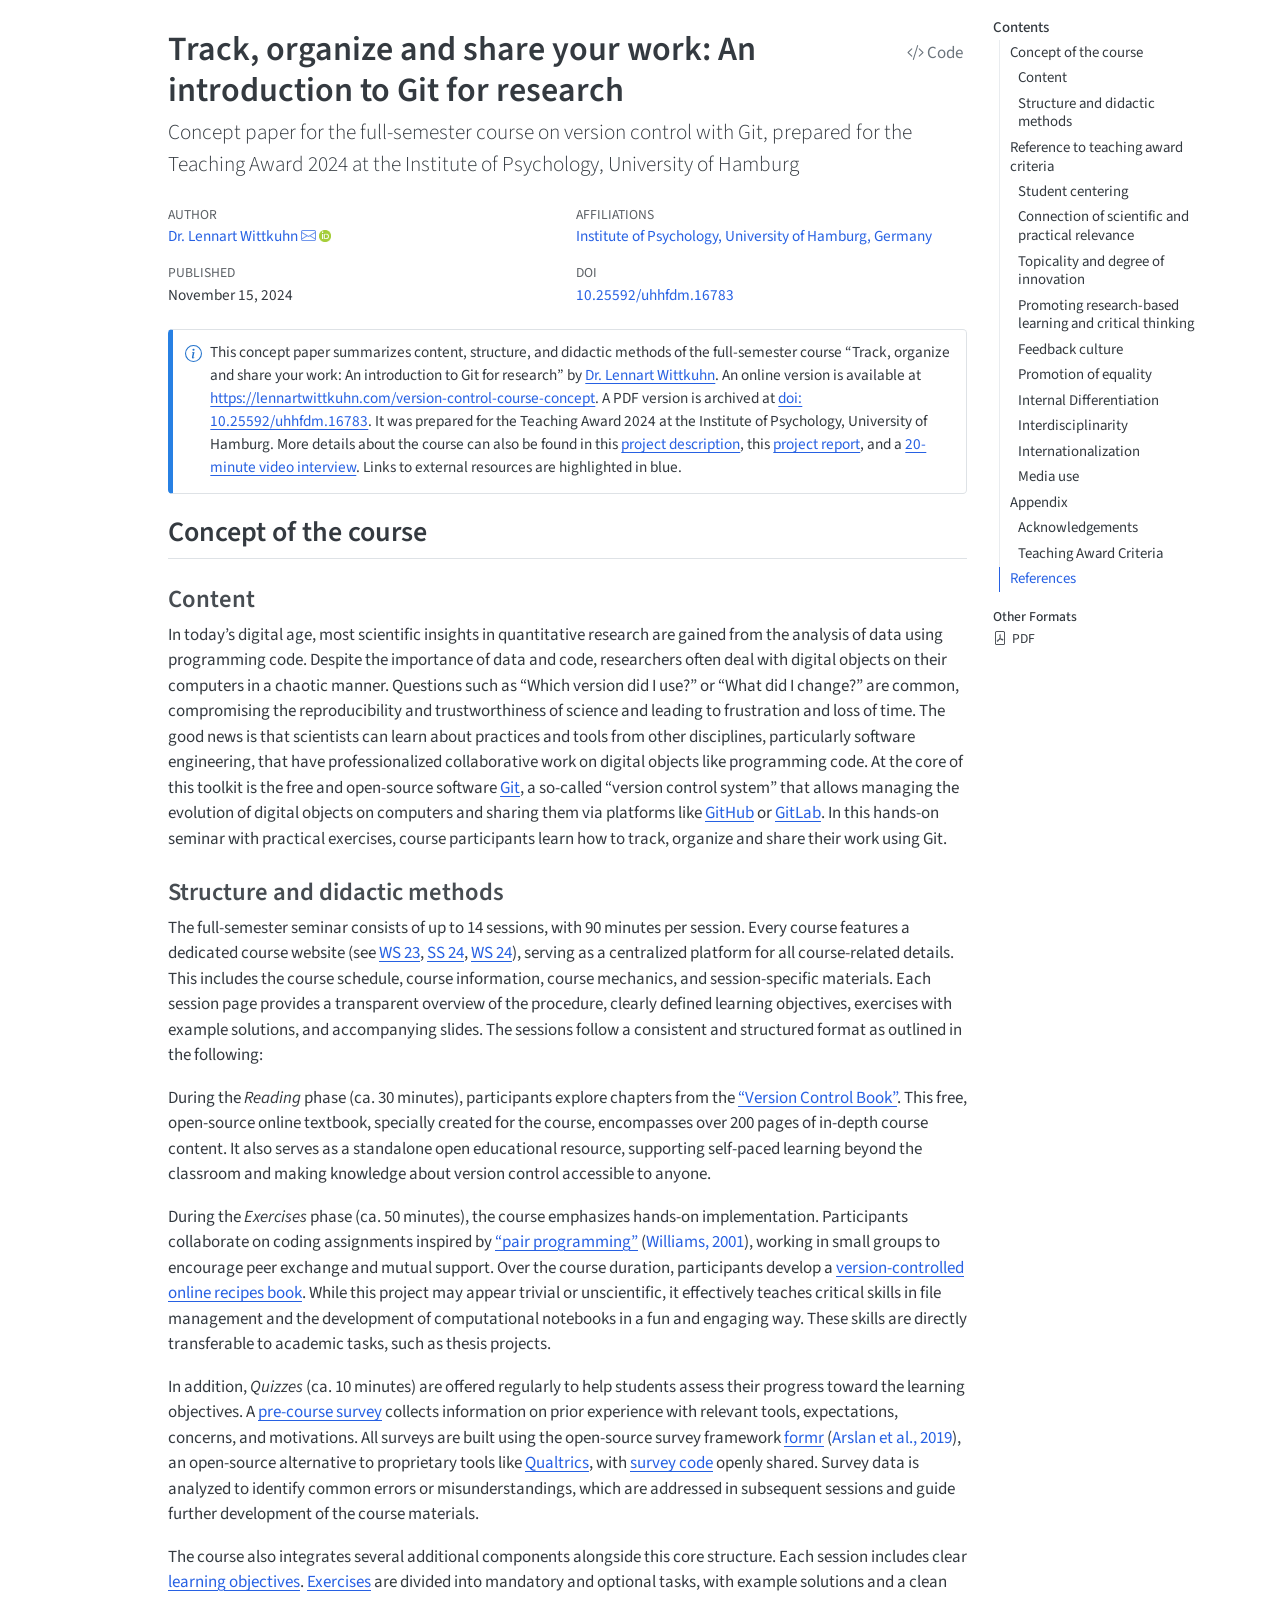
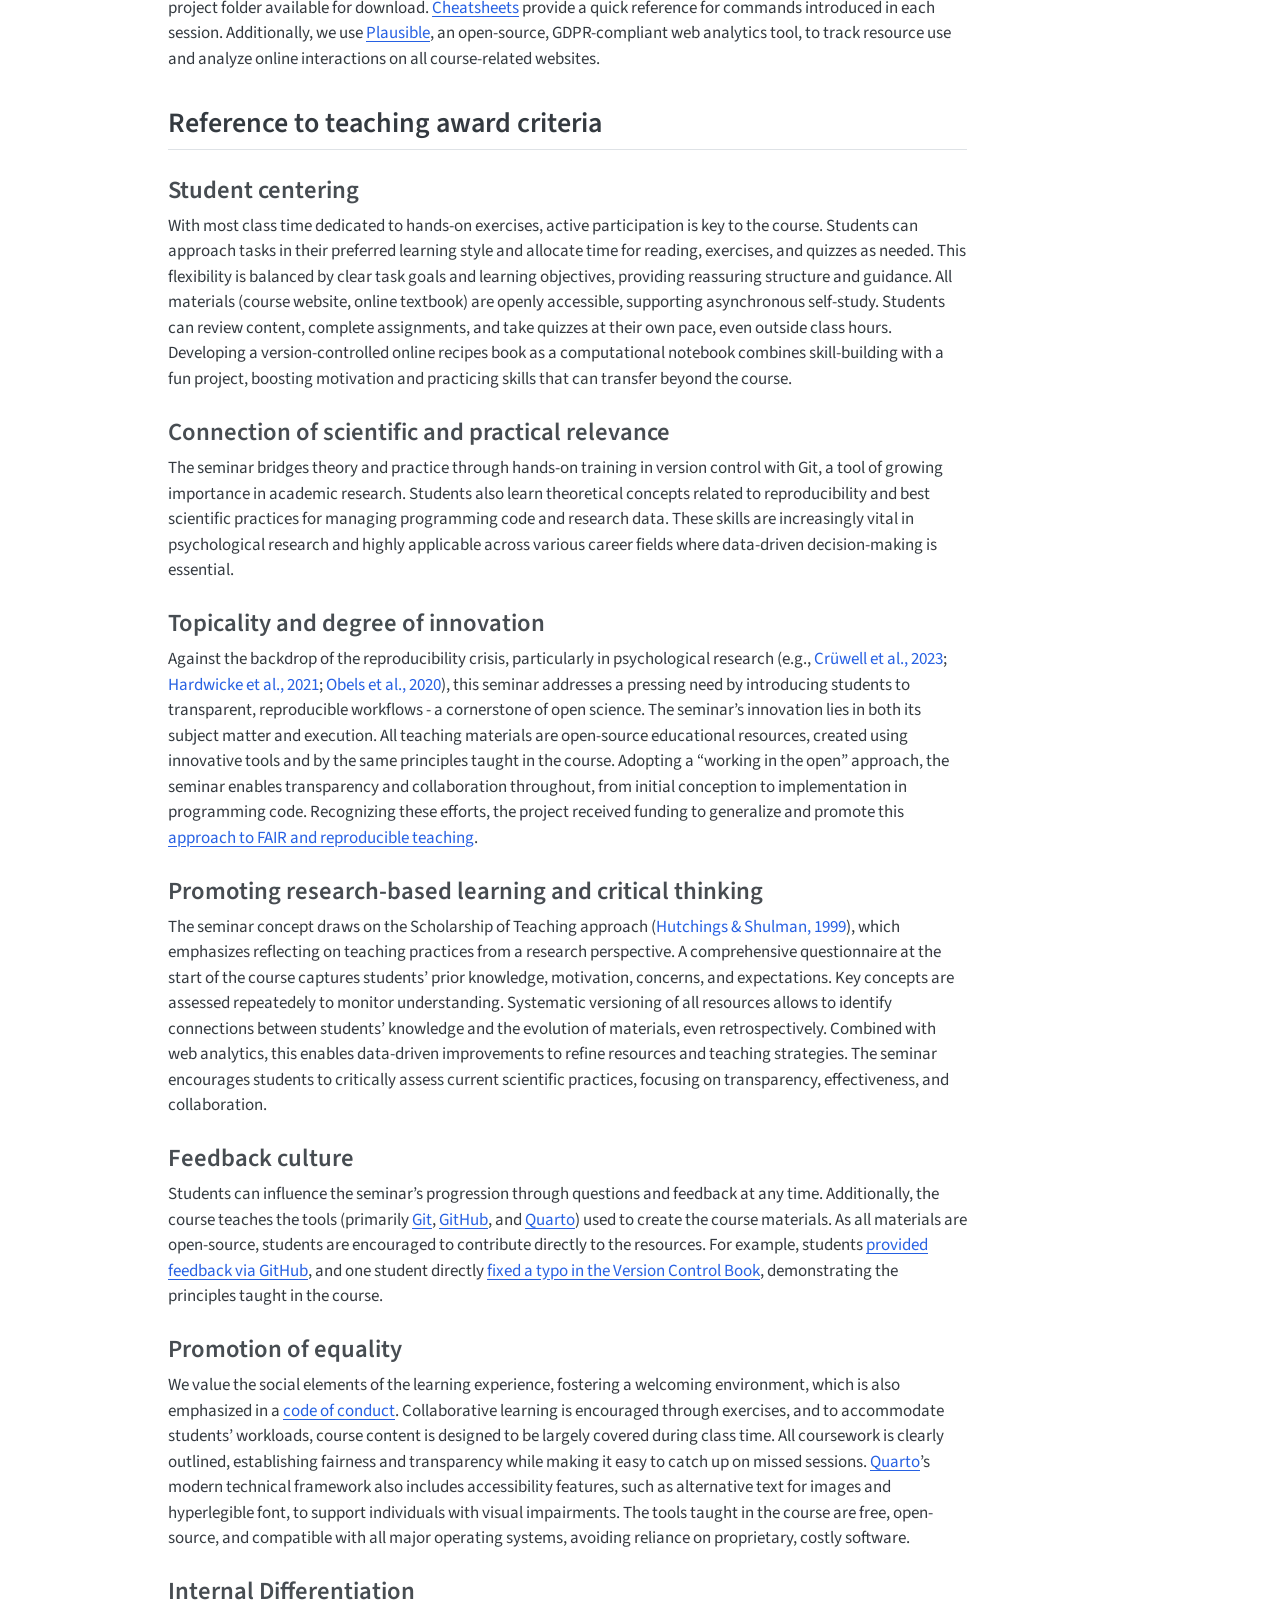
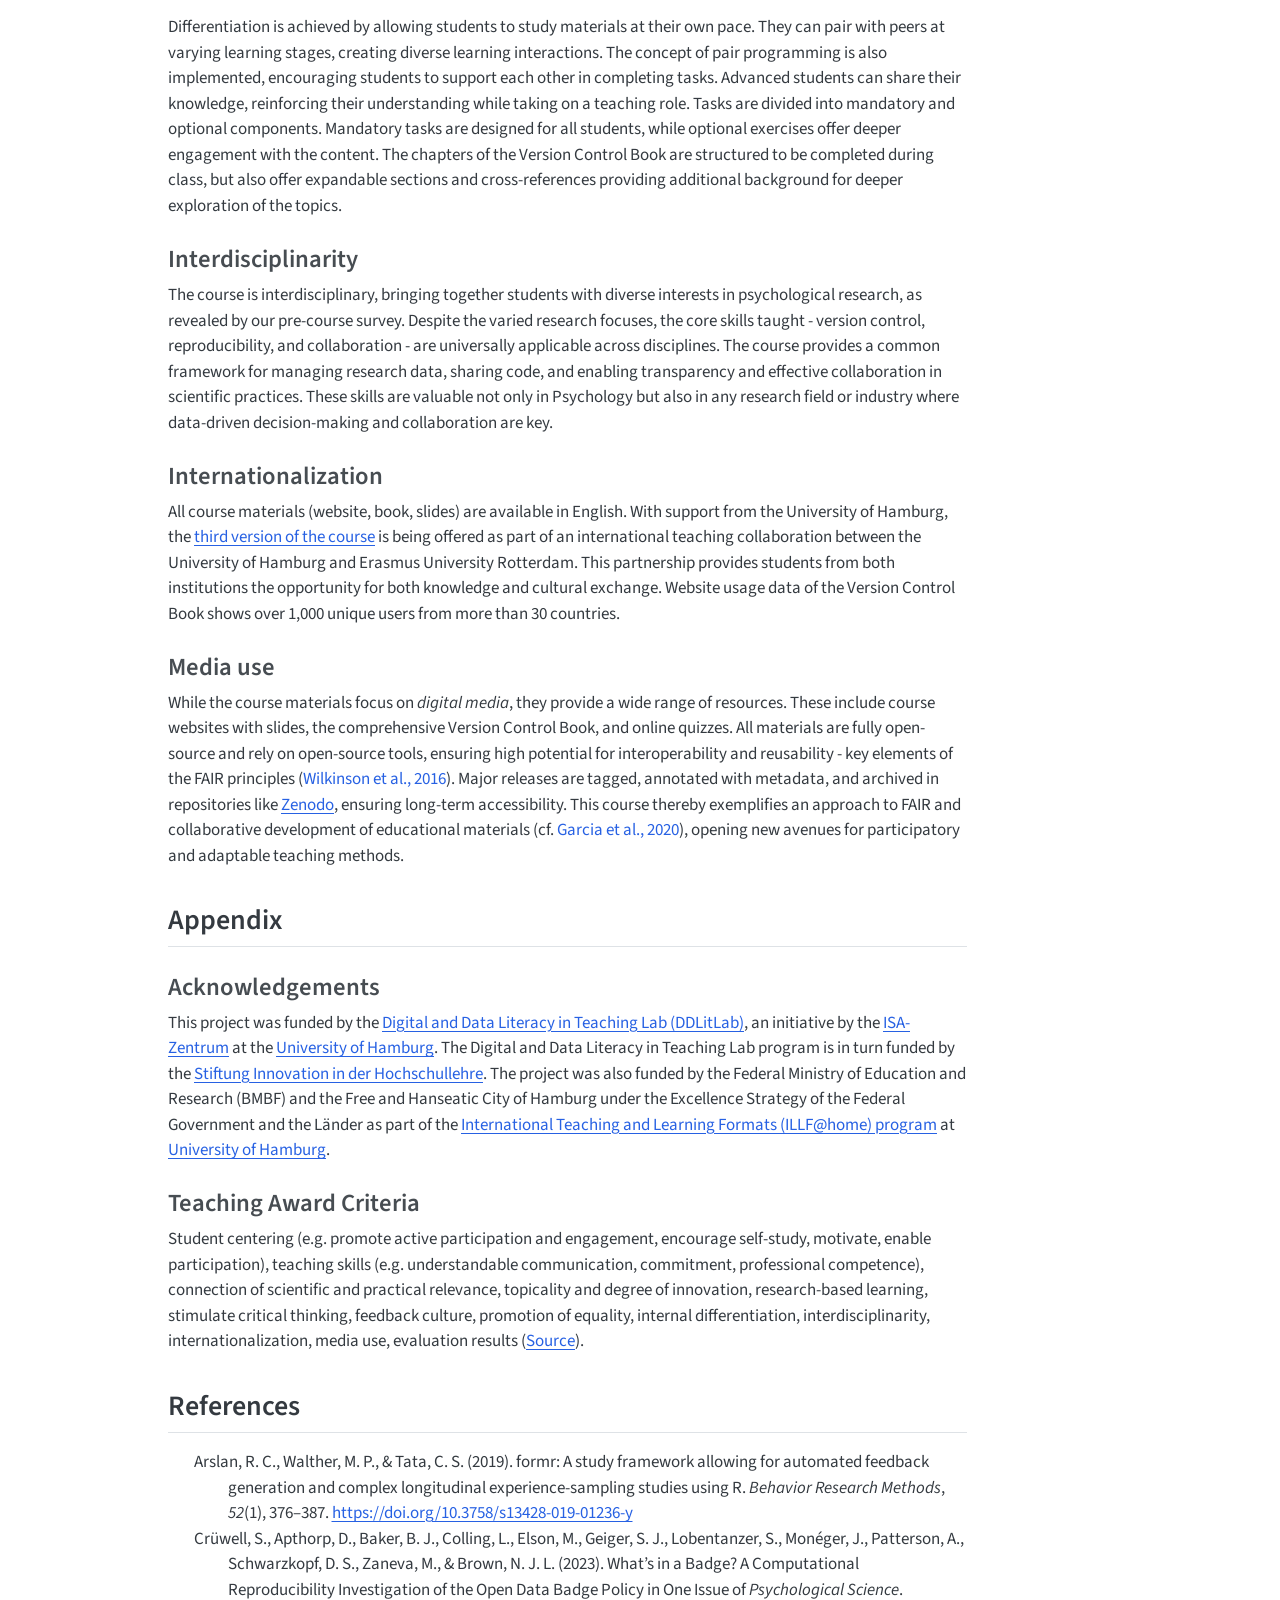
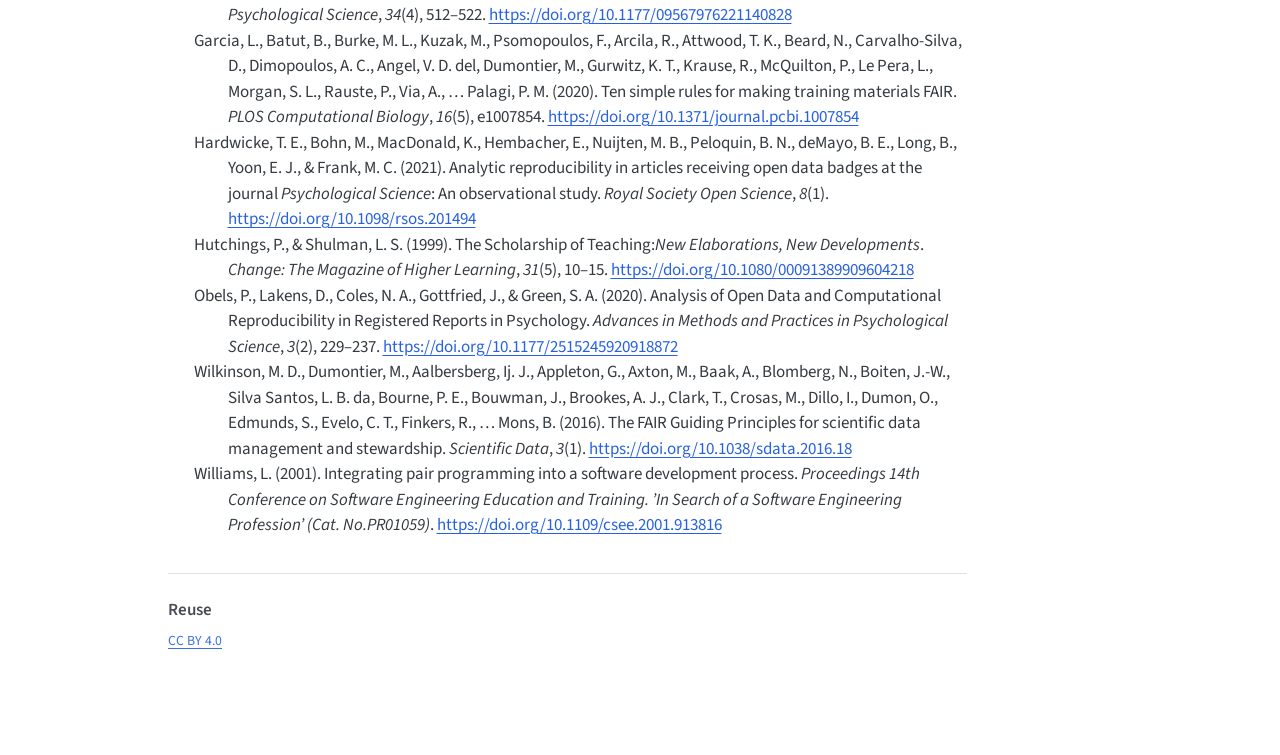
<file: index.html>
<!DOCTYPE html>
<html xmlns="http://www.w3.org/1999/xhtml" lang="en" xml:lang="en"><head>

<meta charset="utf-8">
<meta name="generator" content="quarto-1.6.40">

<meta name="viewport" content="width=device-width, initial-scale=1.0, user-scalable=yes">

<meta name="author" content="Dr.&nbsp;Lennart Wittkuhn">
<meta name="dcterms.date" content="2024-11-15">

<title>Track, organize and share your work: An introduction to Git for research</title>
<style>
code{white-space: pre-wrap;}
span.smallcaps{font-variant: small-caps;}
div.columns{display: flex; gap: min(4vw, 1.5em);}
div.column{flex: auto; overflow-x: auto;}
div.hanging-indent{margin-left: 1.5em; text-indent: -1.5em;}
ul.task-list{list-style: none;}
ul.task-list li input[type="checkbox"] {
  width: 0.8em;
  margin: 0 0.8em 0.2em -1em; /* quarto-specific, see https://github.com/quarto-dev/quarto-cli/issues/4556 */ 
  vertical-align: middle;
}
/* CSS for citations */
div.csl-bib-body { }
div.csl-entry {
  clear: both;
  margin-bottom: 0em;
}
.hanging-indent div.csl-entry {
  margin-left:2em;
  text-indent:-2em;
}
div.csl-left-margin {
  min-width:2em;
  float:left;
}
div.csl-right-inline {
  margin-left:2em;
  padding-left:1em;
}
div.csl-indent {
  margin-left: 2em;
}</style>


<script src="site_libs/quarto-nav/quarto-nav.js"></script>
<script src="site_libs/clipboard/clipboard.min.js"></script>
<script src="site_libs/quarto-search/autocomplete.umd.js"></script>
<script src="site_libs/quarto-search/fuse.min.js"></script>
<script src="site_libs/quarto-search/quarto-search.js"></script>
<meta name="quarto:offset" content="./">
<script src="site_libs/quarto-html/quarto.js"></script>
<script src="site_libs/quarto-html/popper.min.js"></script>
<script src="site_libs/quarto-html/tippy.umd.min.js"></script>
<script src="site_libs/quarto-html/anchor.min.js"></script>
<link href="site_libs/quarto-html/tippy.css" rel="stylesheet">
<link href="site_libs/quarto-html/quarto-syntax-highlighting-9e228d6d4d66c12a9d11739da31c2b1c.css" rel="stylesheet" id="quarto-text-highlighting-styles">
<script src="site_libs/bootstrap/bootstrap.min.js"></script>
<link href="site_libs/bootstrap/bootstrap-icons.css" rel="stylesheet">
<link href="site_libs/bootstrap/bootstrap-7fb61b21474f6549c5007a5200c2bc35.min.css" rel="stylesheet" append-hash="true" id="quarto-bootstrap" data-mode="light">
<script id="quarto-search-options" type="application/json">{
  "location": "sidebar",
  "copy-button": false,
  "collapse-after": 3,
  "panel-placement": "start",
  "type": "textbox",
  "limit": 50,
  "keyboard-shortcut": [
    "f",
    "/",
    "s"
  ],
  "show-item-context": false,
  "language": {
    "search-no-results-text": "No results",
    "search-matching-documents-text": "matching documents",
    "search-copy-link-title": "Copy link to search",
    "search-hide-matches-text": "Hide additional matches",
    "search-more-match-text": "more match in this document",
    "search-more-matches-text": "more matches in this document",
    "search-clear-button-title": "Clear",
    "search-text-placeholder": "",
    "search-detached-cancel-button-title": "Cancel",
    "search-submit-button-title": "Submit",
    "search-label": "Search"
  }
}</script>
<style>html{ scroll-behavior: smooth; }</style>


</head>

<body>

<div id="quarto-search-results"></div>
<!-- content -->
<div id="quarto-content" class="quarto-container page-columns page-rows-contents page-layout-article">
<!-- sidebar -->
<!-- margin-sidebar -->
    <div id="quarto-margin-sidebar" class="sidebar margin-sidebar">
        <nav id="TOC" role="doc-toc" class="toc-active" data-toc-expanded="99">
    <h2 id="toc-title">Contents</h2>
   
  <ul>
  <li><a href="#concept-of-the-course" id="toc-concept-of-the-course" class="nav-link active" data-scroll-target="#concept-of-the-course">Concept of the course</a>
  <ul class="collapse">
  <li><a href="#content" id="toc-content" class="nav-link" data-scroll-target="#content">Content</a></li>
  <li><a href="#structure-and-didactic-methods" id="toc-structure-and-didactic-methods" class="nav-link" data-scroll-target="#structure-and-didactic-methods">Structure and didactic methods</a></li>
  </ul></li>
  <li><a href="#reference-to-teaching-award-criteria" id="toc-reference-to-teaching-award-criteria" class="nav-link" data-scroll-target="#reference-to-teaching-award-criteria">Reference to teaching award criteria</a>
  <ul class="collapse">
  <li><a href="#student-centering" id="toc-student-centering" class="nav-link" data-scroll-target="#student-centering">Student centering</a></li>
  <li><a href="#connection-of-scientific-and-practical-relevance" id="toc-connection-of-scientific-and-practical-relevance" class="nav-link" data-scroll-target="#connection-of-scientific-and-practical-relevance">Connection of scientific and practical relevance</a></li>
  <li><a href="#topicality-and-degree-of-innovation" id="toc-topicality-and-degree-of-innovation" class="nav-link" data-scroll-target="#topicality-and-degree-of-innovation">Topicality and degree of innovation</a></li>
  <li><a href="#promoting-research-based-learning-and-critical-thinking" id="toc-promoting-research-based-learning-and-critical-thinking" class="nav-link" data-scroll-target="#promoting-research-based-learning-and-critical-thinking">Promoting research-based learning and critical thinking</a></li>
  <li><a href="#feedback-culture" id="toc-feedback-culture" class="nav-link" data-scroll-target="#feedback-culture">Feedback culture</a></li>
  <li><a href="#promotion-of-equality" id="toc-promotion-of-equality" class="nav-link" data-scroll-target="#promotion-of-equality">Promotion of equality</a></li>
  <li><a href="#internal-differentiation" id="toc-internal-differentiation" class="nav-link" data-scroll-target="#internal-differentiation">Internal Differentiation</a></li>
  <li><a href="#interdisciplinarity" id="toc-interdisciplinarity" class="nav-link" data-scroll-target="#interdisciplinarity">Interdisciplinarity</a></li>
  <li><a href="#internationalization" id="toc-internationalization" class="nav-link" data-scroll-target="#internationalization">Internationalization</a></li>
  <li><a href="#media-use" id="toc-media-use" class="nav-link" data-scroll-target="#media-use">Media use</a></li>
  </ul></li>
  <li><a href="#appendix" id="toc-appendix" class="nav-link" data-scroll-target="#appendix">Appendix</a>
  <ul class="collapse">
  <li><a href="#acknowledgements" id="toc-acknowledgements" class="nav-link" data-scroll-target="#acknowledgements">Acknowledgements</a></li>
  <li><a href="#teaching-award-criteria" id="toc-teaching-award-criteria" class="nav-link" data-scroll-target="#teaching-award-criteria">Teaching Award Criteria</a></li>
  </ul></li>
  <li><a href="#references" id="toc-references" class="nav-link" data-scroll-target="#references">References</a></li>
  </ul>
<div class="quarto-alternate-formats"><h2>Other Formats</h2><ul><li><a href="index.pdf"><i class="bi bi-file-pdf"></i>PDF</a></li></ul></div></nav>
    </div>
<!-- main -->
<main class="content" id="quarto-document-content">

<header id="title-block-header" class="quarto-title-block default">
<div class="quarto-title">
<div class="quarto-title-block"><div><h1 class="title">Track, organize and share your work: An introduction to Git for research</h1><button type="button" class="btn code-tools-button" id="quarto-code-tools-source" data-quarto-source-url="https://github.com/lnnrtwttkhn/version-control-course-concept"><i class="bi"></i> Code</button></div></div>
<p class="subtitle lead">Concept paper for the full-semester course on version control with Git, prepared for the Teaching Award 2024 at the Institute of Psychology, University of Hamburg</p>
</div>


<div class="quarto-title-meta-author">
  <div class="quarto-title-meta-heading">Author</div>
  <div class="quarto-title-meta-heading">Affiliations</div>
  
    <div class="quarto-title-meta-contents">
    <p class="author"><a href="https://lennartwittkuhn.com/">Dr.&nbsp;Lennart Wittkuhn</a> <a href="mailto:lennart.wittkuhn@uni-hamburg.de" class="quarto-title-author-email"><i class="bi bi-envelope"></i></a> <a href="https://orcid.org/0000-0003-2966-6888" class="quarto-title-author-orcid"> <img src="[data-uri]"></a></p>
  </div>
  <div class="quarto-title-meta-contents">
        <p class="affiliation">
            <a href="https://www.psy.uni-hamburg.de/en.html">
            Institute of Psychology, University of Hamburg, Germany
            </a>
          </p>
      </div>
  </div>

<div class="quarto-title-meta">

      
    <div>
    <div class="quarto-title-meta-heading">Published</div>
    <div class="quarto-title-meta-contents">
      <p class="date">November 15, 2024</p>
    </div>
  </div>
  
    
    <div>
    <div class="quarto-title-meta-heading">Doi</div>
    <div class="quarto-title-meta-contents">
      <p class="doi">
        <a href="https://doi.org/10.25592/uhhfdm.16783">10.25592/uhhfdm.16783</a>
      </p>
    </div>
  </div>
  </div>
  


</header>


<div class="callout callout-style-simple callout-note">
<div class="callout-body d-flex">
<div class="callout-icon-container">
<i class="callout-icon"></i>
</div>
<div class="callout-body-container">
<p>This concept paper summarizes content, structure, and didactic methods of the full-semester course “Track, organize and share your work: An introduction to Git for research” by <a href="https://lennartwittkuhn.com/">Dr.&nbsp;Lennart Wittkuhn</a>. An online version is available at <a href="https://lennartwittkuhn.com/version-control-course-concept">https://lennartwittkuhn.com/version-control-course-concept</a>. A PDF version is archived at <a href="https://doi.org/10.25592/uhhfdm.16783">doi: 10.25592/uhhfdm.16783</a>. It was prepared for the Teaching Award 2024 at the Institute of Psychology, University of Hamburg. More details about the course can also be found in this <a href="https://www.isa.uni-hamburg.de/en/ddlitlab/data-literacy-lehrlabor/zweite-foerderrunde/06-git.html">project description</a>, this <a href="https://lennartwittkuhn.com/ddlitlab-report/">project report</a>, and a <a href="https://lecture2go.uni-hamburg.de/l2go/-/get/v/70364">20-minute video interview</a>. Links to external resources are highlighted in blue.</p>
</div>
</div>
</div>
<section id="concept-of-the-course" class="level2">
<h2 class="anchored" data-anchor-id="concept-of-the-course">Concept of the course</h2>
<section id="content" class="level3">
<h3 class="anchored" data-anchor-id="content">Content</h3>
<p>In today’s digital age, most scientific insights in quantitative research are gained from the analysis of data using programming code. Despite the importance of data and code, researchers often deal with digital objects on their computers in a chaotic manner. Questions such as “Which version did I use?” or “What did I change?” are common, compromising the reproducibility and trustworthiness of science and leading to frustration and loss of time. The good news is that scientists can learn about practices and tools from other disciplines, particularly software engineering, that have professionalized collaborative work on digital objects like programming code. At the core of this toolkit is the free and open-source software <a href="https://git-scm.com/">Git</a>, a so-called “version control system” that allows managing the evolution of digital objects on computers and sharing them via platforms like <a href="https://github.com/">GitHub</a> or <a href="https://about.gitlab.com/">GitLab</a>. In this hands-on seminar with practical exercises, course participants learn how to track, organize and share their work using Git.</p>
</section>
<section id="structure-and-didactic-methods" class="level3">
<h3 class="anchored" data-anchor-id="structure-and-didactic-methods">Structure and didactic methods</h3>
<p>The full-semester seminar consists of up to 14 sessions, with 90 minutes per session. Every course features a dedicated course website (see <a href="https://lennartwittkuhn.com/version-control-course-uhh-ws23/">WS 23</a>, <a href="https://lennartwittkuhn.com/version-control-course-uhh-ss24/">SS 24</a>, <a href="https://lennartwittkuhn.com/version-control-course-uhh-eur-ws24/">WS 24</a>), serving as a centralized platform for all course-related details. This includes the course schedule, course information, course mechanics, and session-specific materials. Each session page provides a transparent overview of the procedure, clearly defined learning objectives, exercises with example solutions, and accompanying slides. The sessions follow a consistent and structured format as outlined in the following:</p>
<p>During the <em>Reading</em> phase (ca. 30 minutes), participants explore chapters from the <a href="https://lennartwittkuhn.com/version-control-book/">“Version Control Book”</a>. This free, open-source online textbook, specially created for the course, encompasses over 200 pages of in-depth course content. It also serves as a standalone open educational resource, supporting self-paced learning beyond the classroom and making knowledge about version control accessible to anyone.</p>
<p>During the <em>Exercises</em> phase (ca. 50 minutes), the course emphasizes hands-on implementation. Participants collaborate on coding assignments inspired by <a href="https://en.wikipedia.org/wiki/Pair_programming">“pair programming”</a> <span class="citation" data-cites="williams2001">(<a href="#ref-williams2001" role="doc-biblioref">Williams, 2001</a>)</span>, working in small groups to encourage peer exchange and mutual support. Over the course duration, participants develop a <a href="https://lennartwittkuhn.com/recipes/">version-controlled online recipes book</a>. While this project may appear trivial or unscientific, it effectively teaches critical skills in file management and the development of computational notebooks in a fun and engaging way. These skills are directly transferable to academic tasks, such as thesis projects.</p>
<p>In addition, <em>Quizzes</em> (ca. 10 minutes) are offered regularly to help students assess their progress toward the learning objectives. A <a href="https://version-control-intro.formr.org/">pre-course survey</a> collects information on prior experience with relevant tools, expectations, concerns, and motivations. All surveys are built using the open-source survey framework <a href="https://formr.org/">formr</a> <span class="citation" data-cites="arslan2019">(<a href="#ref-arslan2019" role="doc-biblioref">Arslan et al., 2019</a>)</span>, an open-source alternative to proprietary tools like <a href="https://psyunihamburg.eu.qualtrics.com/login">Qualtrics</a>, with <a href="https://github.com/lnnrtwttkhn/version-control-survey">survey code</a> openly shared. Survey data is analyzed to identify common errors or misunderstandings, which are addressed in subsequent sessions and guide further development of the course materials.</p>
<p>The course also integrates several additional components alongside this core structure. Each session includes clear <a href="https://lennartwittkuhn.com/version-control-book/misc/objectives.html">learning objectives</a>. <a href="https://lennartwittkuhn.com/version-control-book/misc/exercises.html">Exercises</a> are divided into mandatory and optional tasks, with example solutions and a clean project folder available for download. <a href="https://lennartwittkuhn.com/version-control-book/misc/cheatsheet.html">Cheatsheets</a> provide a quick reference for commands introduced in each session. Additionally, we use <a href="https://plausible.io/">Plausible</a>, an open-source, GDPR-compliant web analytics tool, to track resource use and analyze online interactions on all course-related websites.</p>
<div style="page-break-after: always;"></div>
</section>
</section>
<section id="reference-to-teaching-award-criteria" class="level2">
<h2 class="anchored" data-anchor-id="reference-to-teaching-award-criteria">Reference to teaching award criteria</h2>
<section id="student-centering" class="level3">
<h3 class="anchored" data-anchor-id="student-centering">Student centering</h3>
<p>With most class time dedicated to hands-on exercises, active participation is key to the course. Students can approach tasks in their preferred learning style and allocate time for reading, exercises, and quizzes as needed. This flexibility is balanced by clear task goals and learning objectives, providing reassuring structure and guidance. All materials (course website, online textbook) are openly accessible, supporting asynchronous self-study. Students can review content, complete assignments, and take quizzes at their own pace, even outside class hours. Developing a version-controlled online recipes book as a computational notebook combines skill-building with a fun project, boosting motivation and practicing skills that can transfer beyond the course.</p>
</section>
<section id="connection-of-scientific-and-practical-relevance" class="level3">
<h3 class="anchored" data-anchor-id="connection-of-scientific-and-practical-relevance">Connection of scientific and practical relevance</h3>
<p>The seminar bridges theory and practice through hands-on training in version control with Git, a tool of growing importance in academic research. Students also learn theoretical concepts related to reproducibility and best scientific practices for managing programming code and research data. These skills are increasingly vital in psychological research and highly applicable across various career fields where data-driven decision-making is essential.</p>
</section>
<section id="topicality-and-degree-of-innovation" class="level3">
<h3 class="anchored" data-anchor-id="topicality-and-degree-of-innovation">Topicality and degree of innovation</h3>
<p>Against the backdrop of the reproducibility crisis, particularly in psychological research <span class="citation" data-cites="crüwell2023 hardwicke2021 obels2020">(e.g., <a href="#ref-crüwell2023" role="doc-biblioref">Crüwell et al., 2023</a>; <a href="#ref-hardwicke2021" role="doc-biblioref">Hardwicke et al., 2021</a>; <a href="#ref-obels2020" role="doc-biblioref">Obels et al., 2020</a>)</span>, this seminar addresses a pressing need by introducing students to transparent, reproducible workflows - a cornerstone of open science. The seminar’s innovation lies in both its subject matter and execution. All teaching materials are open-source educational resources, created using innovative tools and by the same principles taught in the course. Adopting a “working in the open” approach, the seminar enables transparency and collaboration throughout, from initial conception to implementation in programming code. Recognizing these efforts, the project received funding to generalize and promote this <a href="https://lennartwittkuhn.com/fair-teaching-proposal/">approach to FAIR and reproducible teaching</a>.</p>
</section>
<section id="promoting-research-based-learning-and-critical-thinking" class="level3">
<h3 class="anchored" data-anchor-id="promoting-research-based-learning-and-critical-thinking">Promoting research-based learning and critical thinking</h3>
<p>The seminar concept draws on the Scholarship of Teaching approach <span class="citation" data-cites="hutchings1999">(<a href="#ref-hutchings1999" role="doc-biblioref">Hutchings &amp; Shulman, 1999</a>)</span>, which emphasizes reflecting on teaching practices from a research perspective. A comprehensive questionnaire at the start of the course captures students’ prior knowledge, motivation, concerns, and expectations. Key concepts are assessed repeatedely to monitor understanding. Systematic versioning of all resources allows to identify connections between students’ knowledge and the evolution of materials, even retrospectively. Combined with web analytics, this enables data-driven improvements to refine resources and teaching strategies. The seminar encourages students to critically assess current scientific practices, focusing on transparency, effectiveness, and collaboration.</p>
</section>
<section id="feedback-culture" class="level3">
<h3 class="anchored" data-anchor-id="feedback-culture">Feedback culture</h3>
<p>Students can influence the seminar’s progression through questions and feedback at any time. Additionally, the course teaches the tools (primarily <a href="https://git-scm.com/">Git</a>, <a href="https://github.com/">GitHub</a>, and <a href="https://quarto.org/">Quarto</a>) used to create the course materials. As all materials are open-source, students are encouraged to contribute directly to the resources. For example, students <a href="https://github.com/lnnrtwttkhn/version-control-course-uhh-ss24/issues?q=label%3Afeedback">provided feedback via GitHub</a>, and one student directly <a href="https://github.com/lnnrtwttkhn/version-control-book/pull/200">fixed a typo in the Version Control Book</a>, demonstrating the principles taught in the course.</p>
</section>
<section id="promotion-of-equality" class="level3">
<h3 class="anchored" data-anchor-id="promotion-of-equality">Promotion of equality</h3>
<p>We value the social elements of the learning experience, fostering a welcoming environment, which is also emphasized in a <a href="https://lennartwittkuhn.com/version-control-course-uhh-ws23/code-of-conduct.html">code of conduct</a>. Collaborative learning is encouraged through exercises, and to accommodate students’ workloads, course content is designed to be largely covered during class time. All coursework is clearly outlined, establishing fairness and transparency while making it easy to catch up on missed sessions. <a href="https://quarto.org/">Quarto</a>’s modern technical framework also includes accessibility features, such as alternative text for images and hyperlegible font, to support individuals with visual impairments. The tools taught in the course are free, open-source, and compatible with all major operating systems, avoiding reliance on proprietary, costly software.</p>
</section>
<section id="internal-differentiation" class="level3">
<h3 class="anchored" data-anchor-id="internal-differentiation">Internal Differentiation</h3>
<p>Differentiation is achieved by allowing students to study materials at their own pace. They can pair with peers at varying learning stages, creating diverse learning interactions. The concept of pair programming is also implemented, encouraging students to support each other in completing tasks. Advanced students can share their knowledge, reinforcing their understanding while taking on a teaching role. Tasks are divided into mandatory and optional components. Mandatory tasks are designed for all students, while optional exercises offer deeper engagement with the content. The chapters of the Version Control Book are structured to be completed during class, but also offer expandable sections and cross-references providing additional background for deeper exploration of the topics.</p>
</section>
<section id="interdisciplinarity" class="level3">
<h3 class="anchored" data-anchor-id="interdisciplinarity">Interdisciplinarity</h3>
<p>The course is interdisciplinary, bringing together students with diverse interests in psychological research, as revealed by our pre-course survey. Despite the varied research focuses, the core skills taught - version control, reproducibility, and collaboration - are universally applicable across disciplines. The course provides a common framework for managing research data, sharing code, and enabling transparency and effective collaboration in scientific practices. These skills are valuable not only in Psychology but also in any research field or industry where data-driven decision-making and collaboration are key.</p>
</section>
<section id="internationalization" class="level3">
<h3 class="anchored" data-anchor-id="internationalization">Internationalization</h3>
<p>All course materials (website, book, slides) are available in English. With support from the University of Hamburg, the <a href="https://lennartwittkuhn.com/version-control-course-uhh-eur-ws24/">third version of the course</a> is being offered as part of an international teaching collaboration between the University of Hamburg and Erasmus University Rotterdam. This partnership provides students from both institutions the opportunity for both knowledge and cultural exchange. Website usage data of the Version Control Book shows over 1,000 unique users from more than 30 countries.</p>
</section>
<section id="media-use" class="level3">
<h3 class="anchored" data-anchor-id="media-use">Media use</h3>
<p>While the course materials focus on <em>digital media</em>, they provide a wide range of resources. These include course websites with slides, the comprehensive Version Control Book, and online quizzes. All materials are fully open-source and rely on open-source tools, ensuring high potential for interoperability and reusability - key elements of the FAIR principles <span class="citation" data-cites="wilkinson2016">(<a href="#ref-wilkinson2016" role="doc-biblioref">Wilkinson et al., 2016</a>)</span>. Major releases are tagged, annotated with metadata, and archived in repositories like <a href="https://zenodo.org/">Zenodo</a>, ensuring long-term accessibility. This course thereby exemplifies an approach to FAIR and collaborative development of educational materials <span class="citation" data-cites="garcia2020">(cf. <a href="#ref-garcia2020" role="doc-biblioref">Garcia et al., 2020</a>)</span>, opening new avenues for participatory and adaptable teaching methods.</p>
<div style="page-break-after: always;"></div>
</section>
</section>
<section id="appendix" class="level2">
<h2 class="anchored" data-anchor-id="appendix">Appendix</h2>
<section id="acknowledgements" class="level3">
<h3 class="anchored" data-anchor-id="acknowledgements">Acknowledgements</h3>
<p>This project was funded by the <a href="https://www.isa.uni-hamburg.de/en/ddlitlab.html">Digital and Data Literacy in Teaching Lab (DDLitLab)</a>, an initiative by the <a href="https://www.isa.uni-hamburg.de/">ISA-Zentrum</a> at the <a href="https://www.uni-hamburg.de/en.html">University of Hamburg</a>. The Digital and Data Literacy in Teaching Lab program is in turn funded by the <a href="https://stiftung-hochschullehre.de/en/">Stiftung Innovation in der Hochschullehre</a>. The project was also funded by the Federal Ministry of Education and Research (BMBF) and the Free and Hanseatic City of Hamburg under the Excellence Strategy of the Federal Government and the Länder as part of the <a href="https://www.uni-hamburg.de/en/internationales/mitarbeitende/mitarbeitende-wissenschaft/foerderprogramme-austauschprogramme-gesamt/internationale-lehr-und-lernformate.html">International Teaching and Learning Formats (ILLF@home) program</a> at <a href="https://www.uni-hamburg.de/en.html">University of Hamburg</a>.</p>
</section>
<section id="teaching-award-criteria" class="level3">
<h3 class="anchored" data-anchor-id="teaching-award-criteria">Teaching Award Criteria</h3>
<p>Student centering (e.g.&nbsp;promote active participation and engagement, encourage self-study, motivate, enable participation), teaching skills (e.g.&nbsp;understandable communication, commitment, professional competence), connection of scientific and practical relevance, topicality and degree of innovation, research-based learning, stimulate critical thinking, feedback culture, promotion of equality, internal differentiation, interdisciplinarity, internationalization, media use, evaluation results (<a href="https://www.psy.uni-hamburg.de/en/ueber-das-institut/lehrpreis-psychologie.html">Source</a>).</p>
</section>
</section>
<section id="references" class="level2">
<h2 class="anchored" data-anchor-id="references">References</h2>
<div id="refs" class="references csl-bib-body hanging-indent" data-entry-spacing="0" data-line-spacing="2" role="list">
<div id="ref-arslan2019" class="csl-entry" role="listitem">
Arslan, R. C., Walther, M. P., &amp; Tata, C. S. (2019). formr: A study framework allowing for automated feedback generation and complex longitudinal experience-sampling studies using R. <em>Behavior Research Methods</em>, <em>52</em>(1), 376–387. <a href="https://doi.org/10.3758/s13428-019-01236-y">https://doi.org/10.3758/s13428-019-01236-y</a>
</div>
<div id="ref-crüwell2023" class="csl-entry" role="listitem">
Crüwell, S., Apthorp, D., Baker, B. J., Colling, L., Elson, M., Geiger, S. J., Lobentanzer, S., Monéger, J., Patterson, A., Schwarzkopf, D. S., Zaneva, M., &amp; Brown, N. J. L. (2023). What<span>’</span>s in a Badge? A Computational Reproducibility Investigation of the Open Data Badge Policy in One Issue of <span><em>Psychological Science</em></span>. <em>Psychological Science</em>, <em>34</em>(4), 512–522. <a href="https://doi.org/10.1177/09567976221140828">https://doi.org/10.1177/09567976221140828</a>
</div>
<div id="ref-garcia2020" class="csl-entry" role="listitem">
Garcia, L., Batut, B., Burke, M. L., Kuzak, M., Psomopoulos, F., Arcila, R., Attwood, T. K., Beard, N., Carvalho-Silva, D., Dimopoulos, A. C., Angel, V. D. del, Dumontier, M., Gurwitz, K. T., Krause, R., McQuilton, P., Le Pera, L., Morgan, S. L., Rauste, P., Via, A., … Palagi, P. M. (2020). Ten simple rules for making training materials FAIR. <em>PLOS Computational Biology</em>, <em>16</em>(5), e1007854. <a href="https://doi.org/10.1371/journal.pcbi.1007854">https://doi.org/10.1371/journal.pcbi.1007854</a>
</div>
<div id="ref-hardwicke2021" class="csl-entry" role="listitem">
Hardwicke, T. E., Bohn, M., MacDonald, K., Hembacher, E., Nuijten, M. B., Peloquin, B. N., deMayo, B. E., Long, B., Yoon, E. J., &amp; Frank, M. C. (2021). Analytic reproducibility in articles receiving open data badges at the journal <span><em>Psychological Science</em></span>: An observational study. <em>Royal Society Open Science</em>, <em>8</em>(1). <a href="https://doi.org/10.1098/rsos.201494">https://doi.org/10.1098/rsos.201494</a>
</div>
<div id="ref-hutchings1999" class="csl-entry" role="listitem">
Hutchings, P., &amp; Shulman, L. S. (1999). The Scholarship of Teaching:<span><em>New Elaborations, New Developments</em></span>. <em>Change: The Magazine of Higher Learning</em>, <em>31</em>(5), 10–15. <a href="https://doi.org/10.1080/00091389909604218">https://doi.org/10.1080/00091389909604218</a>
</div>
<div id="ref-obels2020" class="csl-entry" role="listitem">
Obels, P., Lakens, D., Coles, N. A., Gottfried, J., &amp; Green, S. A. (2020). Analysis of Open Data and Computational Reproducibility in Registered Reports in Psychology. <em>Advances in Methods and Practices in Psychological Science</em>, <em>3</em>(2), 229–237. <a href="https://doi.org/10.1177/2515245920918872">https://doi.org/10.1177/2515245920918872</a>
</div>
<div id="ref-wilkinson2016" class="csl-entry" role="listitem">
Wilkinson, M. D., Dumontier, M., Aalbersberg, Ij. J., Appleton, G., Axton, M., Baak, A., Blomberg, N., Boiten, J.-W., Silva Santos, L. B. da, Bourne, P. E., Bouwman, J., Brookes, A. J., Clark, T., Crosas, M., Dillo, I., Dumon, O., Edmunds, S., Evelo, C. T., Finkers, R., … Mons, B. (2016). The FAIR Guiding Principles for scientific data management and stewardship. <em>Scientific Data</em>, <em>3</em>(1). <a href="https://doi.org/10.1038/sdata.2016.18">https://doi.org/10.1038/sdata.2016.18</a>
</div>
<div id="ref-williams2001" class="csl-entry" role="listitem">
Williams, L. (2001). Integrating pair programming into a software development process. <em>Proceedings 14th Conference on Software Engineering Education and Training. ’In Search of a Software Engineering Profession’ (Cat. No.PR01059)</em>. <a href="https://doi.org/10.1109/csee.2001.913816">https://doi.org/10.1109/csee.2001.913816</a>
</div>
</div>


</section>

<div id="quarto-appendix" class="default"><section class="quarto-appendix-contents" id="quarto-reuse"><h2 class="anchored quarto-appendix-heading">Reuse</h2><div class="quarto-appendix-contents"><div><a rel="license" href="https://creativecommons.org/licenses/by/4.0/">CC BY 4.0</a></div></div></section></div></main> <!-- /main -->
<script defer="" data-domain="lennartwittkuhn.com/version-control-course-concept" src="https://plausible.io/js/script.js"></script>
<script id="quarto-html-after-body" type="application/javascript">
window.document.addEventListener("DOMContentLoaded", function (event) {
  const toggleBodyColorMode = (bsSheetEl) => {
    const mode = bsSheetEl.getAttribute("data-mode");
    const bodyEl = window.document.querySelector("body");
    if (mode === "dark") {
      bodyEl.classList.add("quarto-dark");
      bodyEl.classList.remove("quarto-light");
    } else {
      bodyEl.classList.add("quarto-light");
      bodyEl.classList.remove("quarto-dark");
    }
  }
  const toggleBodyColorPrimary = () => {
    const bsSheetEl = window.document.querySelector("link#quarto-bootstrap");
    if (bsSheetEl) {
      toggleBodyColorMode(bsSheetEl);
    }
  }
  toggleBodyColorPrimary();  
  const icon = "";
  const anchorJS = new window.AnchorJS();
  anchorJS.options = {
    placement: 'right',
    icon: icon
  };
  anchorJS.add('.anchored');
  const isCodeAnnotation = (el) => {
    for (const clz of el.classList) {
      if (clz.startsWith('code-annotation-')) {                     
        return true;
      }
    }
    return false;
  }
  const onCopySuccess = function(e) {
    // button target
    const button = e.trigger;
    // don't keep focus
    button.blur();
    // flash "checked"
    button.classList.add('code-copy-button-checked');
    var currentTitle = button.getAttribute("title");
    button.setAttribute("title", "Copied!");
    let tooltip;
    if (window.bootstrap) {
      button.setAttribute("data-bs-toggle", "tooltip");
      button.setAttribute("data-bs-placement", "left");
      button.setAttribute("data-bs-title", "Copied!");
      tooltip = new bootstrap.Tooltip(button, 
        { trigger: "manual", 
          customClass: "code-copy-button-tooltip",
          offset: [0, -8]});
      tooltip.show();    
    }
    setTimeout(function() {
      if (tooltip) {
        tooltip.hide();
        button.removeAttribute("data-bs-title");
        button.removeAttribute("data-bs-toggle");
        button.removeAttribute("data-bs-placement");
      }
      button.setAttribute("title", currentTitle);
      button.classList.remove('code-copy-button-checked');
    }, 1000);
    // clear code selection
    e.clearSelection();
  }
  const getTextToCopy = function(trigger) {
      const codeEl = trigger.previousElementSibling.cloneNode(true);
      for (const childEl of codeEl.children) {
        if (isCodeAnnotation(childEl)) {
          childEl.remove();
        }
      }
      return codeEl.innerText;
  }
  const clipboard = new window.ClipboardJS('.code-copy-button:not([data-in-quarto-modal])', {
    text: getTextToCopy
  });
  clipboard.on('success', onCopySuccess);
  if (window.document.getElementById('quarto-embedded-source-code-modal')) {
    const clipboardModal = new window.ClipboardJS('.code-copy-button[data-in-quarto-modal]', {
      text: getTextToCopy,
      container: window.document.getElementById('quarto-embedded-source-code-modal')
    });
    clipboardModal.on('success', onCopySuccess);
  }
  const viewSource = window.document.getElementById('quarto-view-source') ||
                     window.document.getElementById('quarto-code-tools-source');
  if (viewSource) {
    const sourceUrl = viewSource.getAttribute("data-quarto-source-url");
    viewSource.addEventListener("click", function(e) {
      if (sourceUrl) {
        // rstudio viewer pane
        if (/\bcapabilities=\b/.test(window.location)) {
          window.open(sourceUrl);
        } else {
          window.location.href = sourceUrl;
        }
      } else {
        const modal = new bootstrap.Modal(document.getElementById('quarto-embedded-source-code-modal'));
        modal.show();
      }
      return false;
    });
  }
  function toggleCodeHandler(show) {
    return function(e) {
      const detailsSrc = window.document.querySelectorAll(".cell > details > .sourceCode");
      for (let i=0; i<detailsSrc.length; i++) {
        const details = detailsSrc[i].parentElement;
        if (show) {
          details.open = true;
        } else {
          details.removeAttribute("open");
        }
      }
      const cellCodeDivs = window.document.querySelectorAll(".cell > .sourceCode");
      const fromCls = show ? "hidden" : "unhidden";
      const toCls = show ? "unhidden" : "hidden";
      for (let i=0; i<cellCodeDivs.length; i++) {
        const codeDiv = cellCodeDivs[i];
        if (codeDiv.classList.contains(fromCls)) {
          codeDiv.classList.remove(fromCls);
          codeDiv.classList.add(toCls);
        } 
      }
      return false;
    }
  }
  const hideAllCode = window.document.getElementById("quarto-hide-all-code");
  if (hideAllCode) {
    hideAllCode.addEventListener("click", toggleCodeHandler(false));
  }
  const showAllCode = window.document.getElementById("quarto-show-all-code");
  if (showAllCode) {
    showAllCode.addEventListener("click", toggleCodeHandler(true));
  }
    var localhostRegex = new RegExp(/^(?:http|https):\/\/localhost\:?[0-9]*\//);
    var mailtoRegex = new RegExp(/^mailto:/);
      var filterRegex = new RegExp("https:\/\/lnnrtwttkhn\.github\.io\/version-control-course-concept\/");
    var isInternal = (href) => {
        return filterRegex.test(href) || localhostRegex.test(href) || mailtoRegex.test(href);
    }
    // Inspect non-navigation links and adorn them if external
 	var links = window.document.querySelectorAll('a[href]:not(.nav-link):not(.navbar-brand):not(.toc-action):not(.sidebar-link):not(.sidebar-item-toggle):not(.pagination-link):not(.no-external):not([aria-hidden]):not(.dropdown-item):not(.quarto-navigation-tool):not(.about-link)');
    for (var i=0; i<links.length; i++) {
      const link = links[i];
      if (!isInternal(link.href)) {
        // undo the damage that might have been done by quarto-nav.js in the case of
        // links that we want to consider external
        if (link.dataset.originalHref !== undefined) {
          link.href = link.dataset.originalHref;
        }
          // target, if specified
          link.setAttribute("target", "_blank");
          if (link.getAttribute("rel") === null) {
            link.setAttribute("rel", "noopener");
          }
      }
    }
  function tippyHover(el, contentFn, onTriggerFn, onUntriggerFn) {
    const config = {
      allowHTML: true,
      maxWidth: 500,
      delay: 100,
      arrow: false,
      appendTo: function(el) {
          return el.parentElement;
      },
      interactive: true,
      interactiveBorder: 10,
      theme: 'quarto',
      placement: 'bottom-start',
    };
    if (contentFn) {
      config.content = contentFn;
    }
    if (onTriggerFn) {
      config.onTrigger = onTriggerFn;
    }
    if (onUntriggerFn) {
      config.onUntrigger = onUntriggerFn;
    }
    window.tippy(el, config); 
  }
  const noterefs = window.document.querySelectorAll('a[role="doc-noteref"]');
  for (var i=0; i<noterefs.length; i++) {
    const ref = noterefs[i];
    tippyHover(ref, function() {
      // use id or data attribute instead here
      let href = ref.getAttribute('data-footnote-href') || ref.getAttribute('href');
      try { href = new URL(href).hash; } catch {}
      const id = href.replace(/^#\/?/, "");
      const note = window.document.getElementById(id);
      if (note) {
        return note.innerHTML;
      } else {
        return "";
      }
    });
  }
  const xrefs = window.document.querySelectorAll('a.quarto-xref');
  const processXRef = (id, note) => {
    // Strip column container classes
    const stripColumnClz = (el) => {
      el.classList.remove("page-full", "page-columns");
      if (el.children) {
        for (const child of el.children) {
          stripColumnClz(child);
        }
      }
    }
    stripColumnClz(note)
    if (id === null || id.startsWith('sec-')) {
      // Special case sections, only their first couple elements
      const container = document.createElement("div");
      if (note.children && note.children.length > 2) {
        container.appendChild(note.children[0].cloneNode(true));
        for (let i = 1; i < note.children.length; i++) {
          const child = note.children[i];
          if (child.tagName === "P" && child.innerText === "") {
            continue;
          } else {
            container.appendChild(child.cloneNode(true));
            break;
          }
        }
        if (window.Quarto?.typesetMath) {
          window.Quarto.typesetMath(container);
        }
        return container.innerHTML
      } else {
        if (window.Quarto?.typesetMath) {
          window.Quarto.typesetMath(note);
        }
        return note.innerHTML;
      }
    } else {
      // Remove any anchor links if they are present
      const anchorLink = note.querySelector('a.anchorjs-link');
      if (anchorLink) {
        anchorLink.remove();
      }
      if (window.Quarto?.typesetMath) {
        window.Quarto.typesetMath(note);
      }
      if (note.classList.contains("callout")) {
        return note.outerHTML;
      } else {
        return note.innerHTML;
      }
    }
  }
  for (var i=0; i<xrefs.length; i++) {
    const xref = xrefs[i];
    tippyHover(xref, undefined, function(instance) {
      instance.disable();
      let url = xref.getAttribute('href');
      let hash = undefined; 
      if (url.startsWith('#')) {
        hash = url;
      } else {
        try { hash = new URL(url).hash; } catch {}
      }
      if (hash) {
        const id = hash.replace(/^#\/?/, "");
        const note = window.document.getElementById(id);
        if (note !== null) {
          try {
            const html = processXRef(id, note.cloneNode(true));
            instance.setContent(html);
          } finally {
            instance.enable();
            instance.show();
          }
        } else {
          // See if we can fetch this
          fetch(url.split('#')[0])
          .then(res => res.text())
          .then(html => {
            const parser = new DOMParser();
            const htmlDoc = parser.parseFromString(html, "text/html");
            const note = htmlDoc.getElementById(id);
            if (note !== null) {
              const html = processXRef(id, note);
              instance.setContent(html);
            } 
          }).finally(() => {
            instance.enable();
            instance.show();
          });
        }
      } else {
        // See if we can fetch a full url (with no hash to target)
        // This is a special case and we should probably do some content thinning / targeting
        fetch(url)
        .then(res => res.text())
        .then(html => {
          const parser = new DOMParser();
          const htmlDoc = parser.parseFromString(html, "text/html");
          const note = htmlDoc.querySelector('main.content');
          if (note !== null) {
            // This should only happen for chapter cross references
            // (since there is no id in the URL)
            // remove the first header
            if (note.children.length > 0 && note.children[0].tagName === "HEADER") {
              note.children[0].remove();
            }
            const html = processXRef(null, note);
            instance.setContent(html);
          } 
        }).finally(() => {
          instance.enable();
          instance.show();
        });
      }
    }, function(instance) {
    });
  }
      let selectedAnnoteEl;
      const selectorForAnnotation = ( cell, annotation) => {
        let cellAttr = 'data-code-cell="' + cell + '"';
        let lineAttr = 'data-code-annotation="' +  annotation + '"';
        const selector = 'span[' + cellAttr + '][' + lineAttr + ']';
        return selector;
      }
      const selectCodeLines = (annoteEl) => {
        const doc = window.document;
        const targetCell = annoteEl.getAttribute("data-target-cell");
        const targetAnnotation = annoteEl.getAttribute("data-target-annotation");
        const annoteSpan = window.document.querySelector(selectorForAnnotation(targetCell, targetAnnotation));
        const lines = annoteSpan.getAttribute("data-code-lines").split(",");
        const lineIds = lines.map((line) => {
          return targetCell + "-" + line;
        })
        let top = null;
        let height = null;
        let parent = null;
        if (lineIds.length > 0) {
            //compute the position of the single el (top and bottom and make a div)
            const el = window.document.getElementById(lineIds[0]);
            top = el.offsetTop;
            height = el.offsetHeight;
            parent = el.parentElement.parentElement;
          if (lineIds.length > 1) {
            const lastEl = window.document.getElementById(lineIds[lineIds.length - 1]);
            const bottom = lastEl.offsetTop + lastEl.offsetHeight;
            height = bottom - top;
          }
          if (top !== null && height !== null && parent !== null) {
            // cook up a div (if necessary) and position it 
            let div = window.document.getElementById("code-annotation-line-highlight");
            if (div === null) {
              div = window.document.createElement("div");
              div.setAttribute("id", "code-annotation-line-highlight");
              div.style.position = 'absolute';
              parent.appendChild(div);
            }
            div.style.top = top - 2 + "px";
            div.style.height = height + 4 + "px";
            div.style.left = 0;
            let gutterDiv = window.document.getElementById("code-annotation-line-highlight-gutter");
            if (gutterDiv === null) {
              gutterDiv = window.document.createElement("div");
              gutterDiv.setAttribute("id", "code-annotation-line-highlight-gutter");
              gutterDiv.style.position = 'absolute';
              const codeCell = window.document.getElementById(targetCell);
              const gutter = codeCell.querySelector('.code-annotation-gutter');
              gutter.appendChild(gutterDiv);
            }
            gutterDiv.style.top = top - 2 + "px";
            gutterDiv.style.height = height + 4 + "px";
          }
          selectedAnnoteEl = annoteEl;
        }
      };
      const unselectCodeLines = () => {
        const elementsIds = ["code-annotation-line-highlight", "code-annotation-line-highlight-gutter"];
        elementsIds.forEach((elId) => {
          const div = window.document.getElementById(elId);
          if (div) {
            div.remove();
          }
        });
        selectedAnnoteEl = undefined;
      };
        // Handle positioning of the toggle
    window.addEventListener(
      "resize",
      throttle(() => {
        elRect = undefined;
        if (selectedAnnoteEl) {
          selectCodeLines(selectedAnnoteEl);
        }
      }, 10)
    );
    function throttle(fn, ms) {
    let throttle = false;
    let timer;
      return (...args) => {
        if(!throttle) { // first call gets through
            fn.apply(this, args);
            throttle = true;
        } else { // all the others get throttled
            if(timer) clearTimeout(timer); // cancel #2
            timer = setTimeout(() => {
              fn.apply(this, args);
              timer = throttle = false;
            }, ms);
        }
      };
    }
      // Attach click handler to the DT
      const annoteDls = window.document.querySelectorAll('dt[data-target-cell]');
      for (const annoteDlNode of annoteDls) {
        annoteDlNode.addEventListener('click', (event) => {
          const clickedEl = event.target;
          if (clickedEl !== selectedAnnoteEl) {
            unselectCodeLines();
            const activeEl = window.document.querySelector('dt[data-target-cell].code-annotation-active');
            if (activeEl) {
              activeEl.classList.remove('code-annotation-active');
            }
            selectCodeLines(clickedEl);
            clickedEl.classList.add('code-annotation-active');
          } else {
            // Unselect the line
            unselectCodeLines();
            clickedEl.classList.remove('code-annotation-active');
          }
        });
      }
  const findCites = (el) => {
    const parentEl = el.parentElement;
    if (parentEl) {
      const cites = parentEl.dataset.cites;
      if (cites) {
        return {
          el,
          cites: cites.split(' ')
        };
      } else {
        return findCites(el.parentElement)
      }
    } else {
      return undefined;
    }
  };
  var bibliorefs = window.document.querySelectorAll('a[role="doc-biblioref"]');
  for (var i=0; i<bibliorefs.length; i++) {
    const ref = bibliorefs[i];
    const citeInfo = findCites(ref);
    if (citeInfo) {
      tippyHover(citeInfo.el, function() {
        var popup = window.document.createElement('div');
        citeInfo.cites.forEach(function(cite) {
          var citeDiv = window.document.createElement('div');
          citeDiv.classList.add('hanging-indent');
          citeDiv.classList.add('csl-entry');
          var biblioDiv = window.document.getElementById('ref-' + cite);
          if (biblioDiv) {
            citeDiv.innerHTML = biblioDiv.innerHTML;
          }
          popup.appendChild(citeDiv);
        });
        return popup.innerHTML;
      });
    }
  }
});
</script>
</div> <!-- /content -->




<script src="site_libs/quarto-html/zenscroll-min.js"></script>
</body></html>
</file>
<file: site_libs/quarto-html/tippy.css>
.tippy-box[data-animation=fade][data-state=hidden]{opacity:0}[data-tippy-root]{max-width:calc(100vw - 10px)}.tippy-box{position:relative;background-color:#333;color:#fff;border-radius:4px;font-size:14px;line-height:1.4;white-space:normal;outline:0;transition-property:transform,visibility,opacity}.tippy-box[data-placement^=top]>.tippy-arrow{bottom:0}.tippy-box[data-placement^=top]>.tippy-arrow:before{bottom:-7px;left:0;border-width:8px 8px 0;border-top-color:initial;transform-origin:center top}.tippy-box[data-placement^=bottom]>.tippy-arrow{top:0}.tippy-box[data-placement^=bottom]>.tippy-arrow:before{top:-7px;left:0;border-width:0 8px 8px;border-bottom-color:initial;transform-origin:center bottom}.tippy-box[data-placement^=left]>.tippy-arrow{right:0}.tippy-box[data-placement^=left]>.tippy-arrow:before{border-width:8px 0 8px 8px;border-left-color:initial;right:-7px;transform-origin:center left}.tippy-box[data-placement^=right]>.tippy-arrow{left:0}.tippy-box[data-placement^=right]>.tippy-arrow:before{left:-7px;border-width:8px 8px 8px 0;border-right-color:initial;transform-origin:center right}.tippy-box[data-inertia][data-state=visible]{transition-timing-function:cubic-bezier(.54,1.5,.38,1.11)}.tippy-arrow{width:16px;height:16px;color:#333}.tippy-arrow:before{content:"";position:absolute;border-color:transparent;border-style:solid}.tippy-content{position:relative;padding:5px 9px;z-index:1}
</file>
<file: site_libs/quarto-html/quarto-syntax-highlighting-9e228d6d4d66c12a9d11739da31c2b1c.css>
/* quarto syntax highlight colors */
:root {
  --quarto-hl-al-color: #ff5555;
  --quarto-hl-an-color: #75715e;
  --quarto-hl-at-color: #f92672;
  --quarto-hl-bn-color: #ae81ff;
  --quarto-hl-bu-color: #66D9EF;
  --quarto-hl-ch-color: #e6db74;
  --quarto-hl-co-color: #75715e;
  --quarto-hl-cv-color: #75715e;
  --quarto-hl-cn-color: #ae81ff;
  --quarto-hl-cf-color: #f92672;
  --quarto-hl-dt-color: #66d9ef;
  --quarto-hl-dv-color: #ae81ff;
  --quarto-hl-do-color: #75715e;
  --quarto-hl-er-color: #ff5555;
  --quarto-hl-ex-color: #a6e22e;
  --quarto-hl-fl-color: #ae81ff;
  --quarto-hl-fu-color: #a6e22e;
  --quarto-hl-im-color: #f92672;
  --quarto-hl-in-color: #f1fa8c;
  --quarto-hl-kw-color: #f92672;
  --quarto-hl-op-color: #f8f8f2;
  --quarto-hl-pp-color: #f92672;
  --quarto-hl-re-color: #75715e;
  --quarto-hl-sc-color: #ae81ff;
  --quarto-hl-ss-color: #e6db74;
  --quarto-hl-st-color: #e6db74;
  --quarto-hl-va-color: #f8f8f2;
  --quarto-hl-vs-color: #e6db74;
  --quarto-hl-wa-color: #ff5555;
}

/* other quarto variables */
:root {
  --quarto-font-monospace: SFMono-Regular, Menlo, Monaco, Consolas, "Liberation Mono", "Courier New", monospace;
}

code span.al {
  font-weight: bold;
  color: #ff5555;
}

code span.an {
  color: #75715e;
}

code span.at {
  color: #f92672;
}

code span.bn {
  color: #ae81ff;
}

code span.bu {
  color: #66D9EF;
}

code span.ch {
  color: #e6db74;
}

code span.co {
  color: #75715e;
}

code span.cv {
  color: #75715e;
}

code span.cn {
  color: #ae81ff;
}

code span.cf {
  color: #f92672;
}

code span.dt {
  font-style: italic;
  color: #66d9ef;
}

code span.dv {
  color: #ae81ff;
}

code span.do {
  color: #75715e;
}

code span.er {
  color: #ff5555;
  text-decoration: underline;
}

code span.ex {
  font-weight: bold;
  color: #a6e22e;
}

code span.fl {
  color: #ae81ff;
}

code span.fu {
  color: #a6e22e;
}

code span.im {
  color: #f92672;
}

code span.in {
  color: #f1fa8c;
}

code span.kw {
  color: #f92672;
}

pre > code.sourceCode > span {
  color: #f8f8f2;
}

code span {
  color: #f8f8f2;
}

code.sourceCode > span {
  color: #f8f8f2;
}

div.sourceCode,
div.sourceCode pre.sourceCode {
  color: #f8f8f2;
}

code span.op {
  color: #f8f8f2;
}

code span.pp {
  color: #f92672;
}

code span.re {
  color: #75715e;
}

code span.sc {
  color: #ae81ff;
}

code span.ss {
  color: #e6db74;
}

code span.st {
  color: #e6db74;
}

code span.va {
  color: #f8f8f2;
}

code span.vs {
  color: #e6db74;
}

code span.wa {
  color: #ff5555;
}

.prevent-inlining {
  content: "</";
}

/*# sourceMappingURL=20dc5581444babb59f98b28b0f25818e.css.map */
</file>
